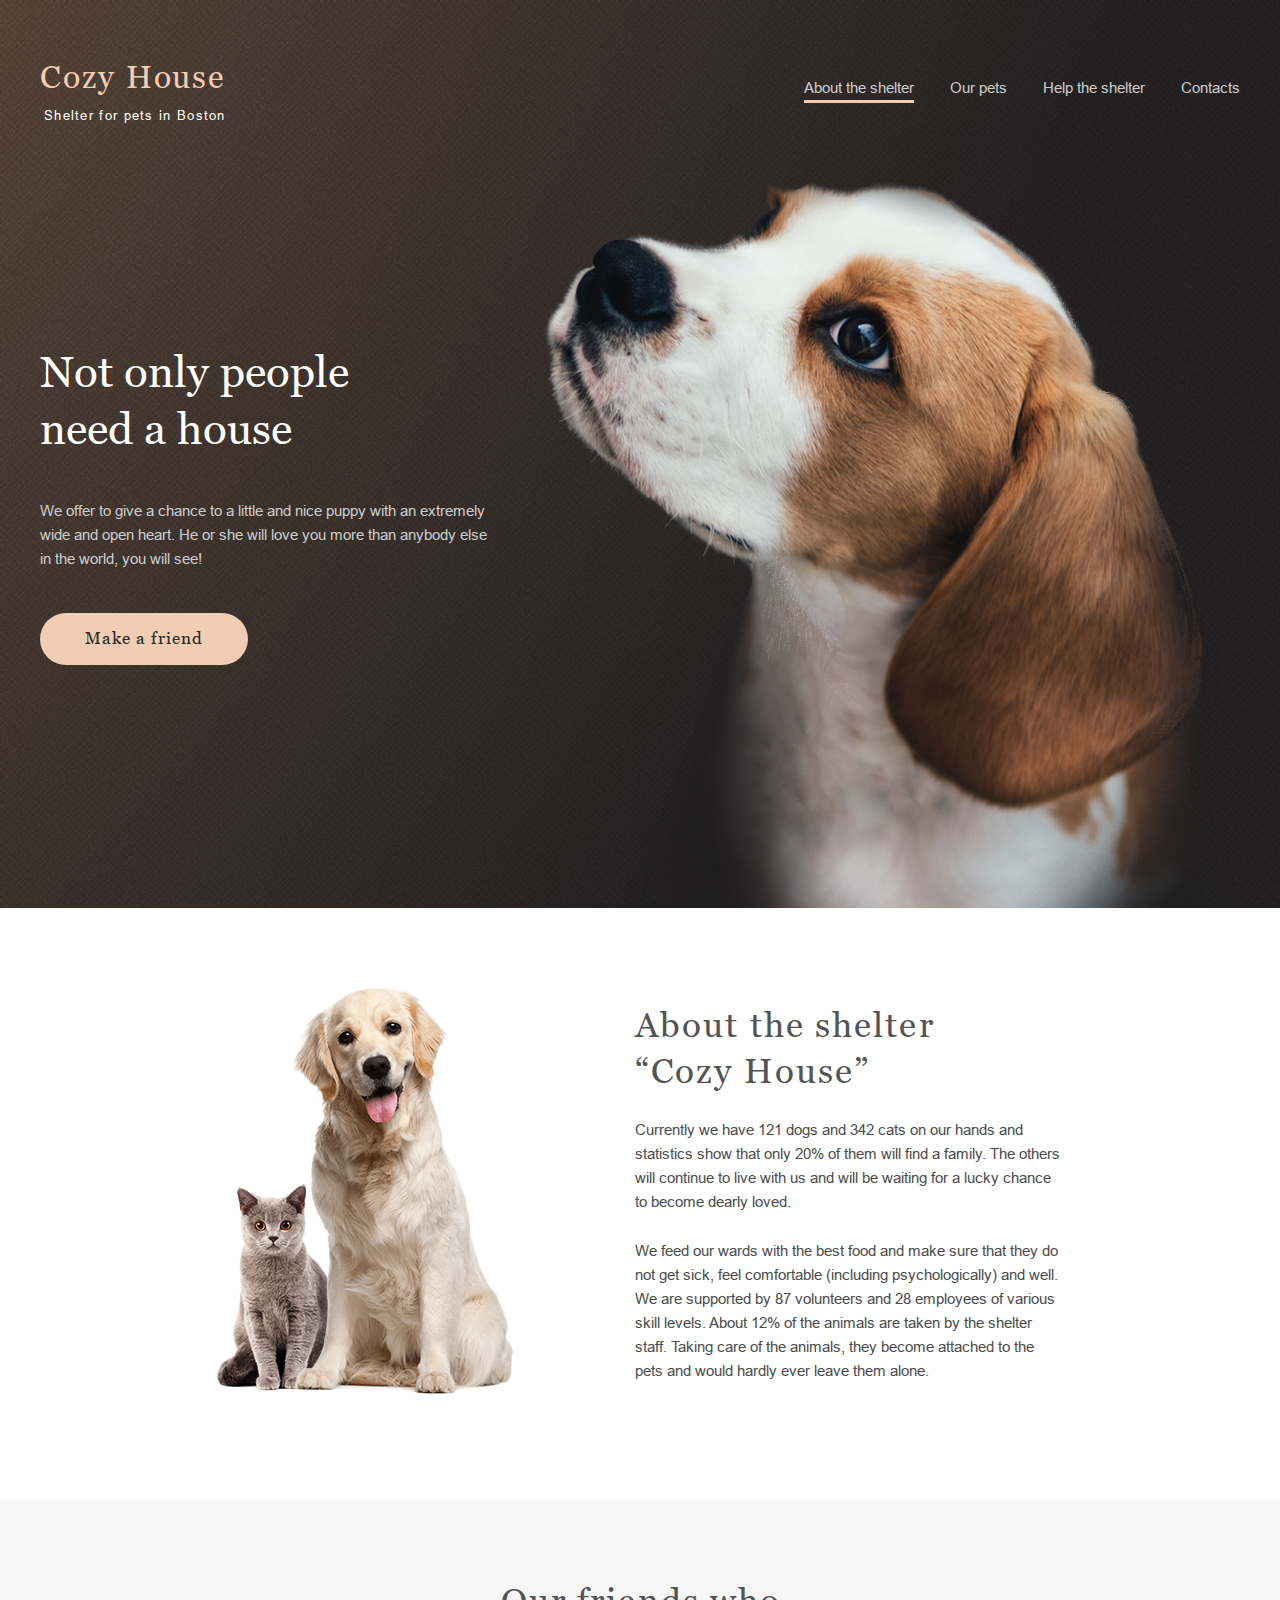
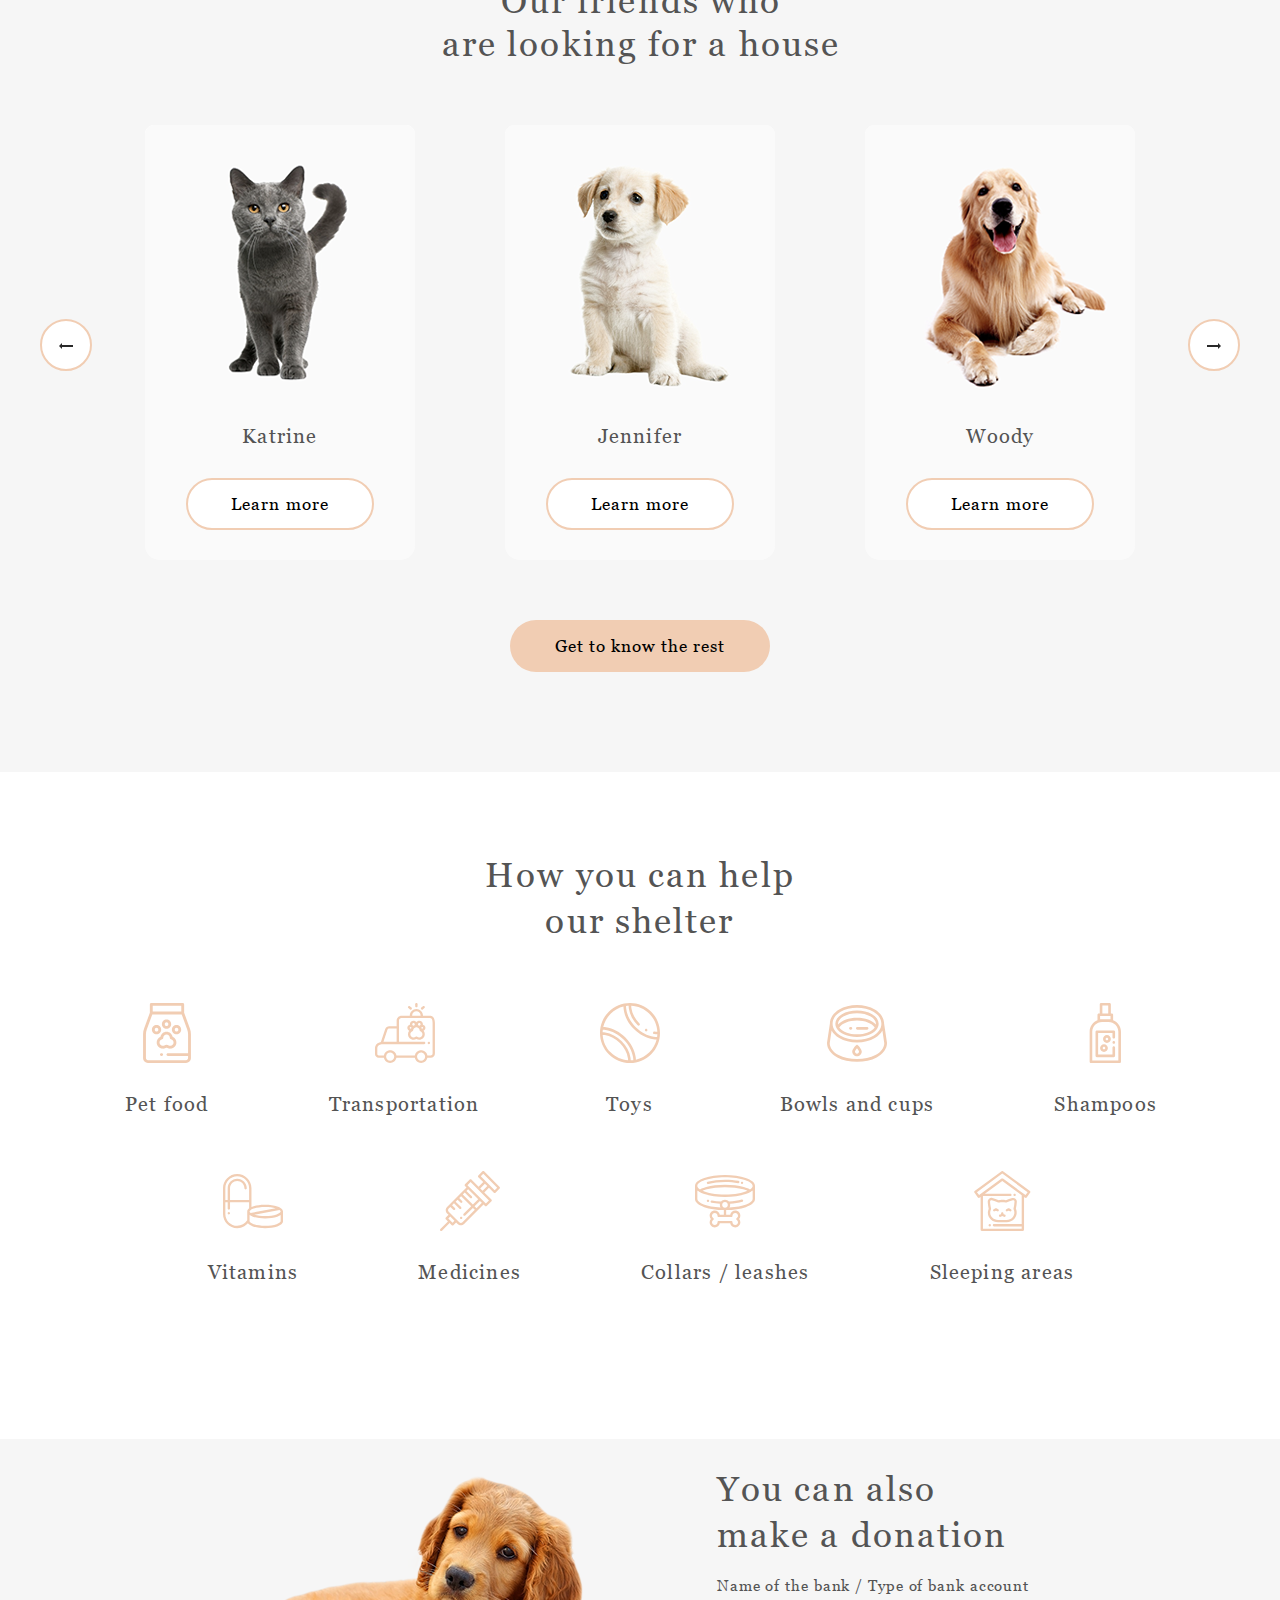
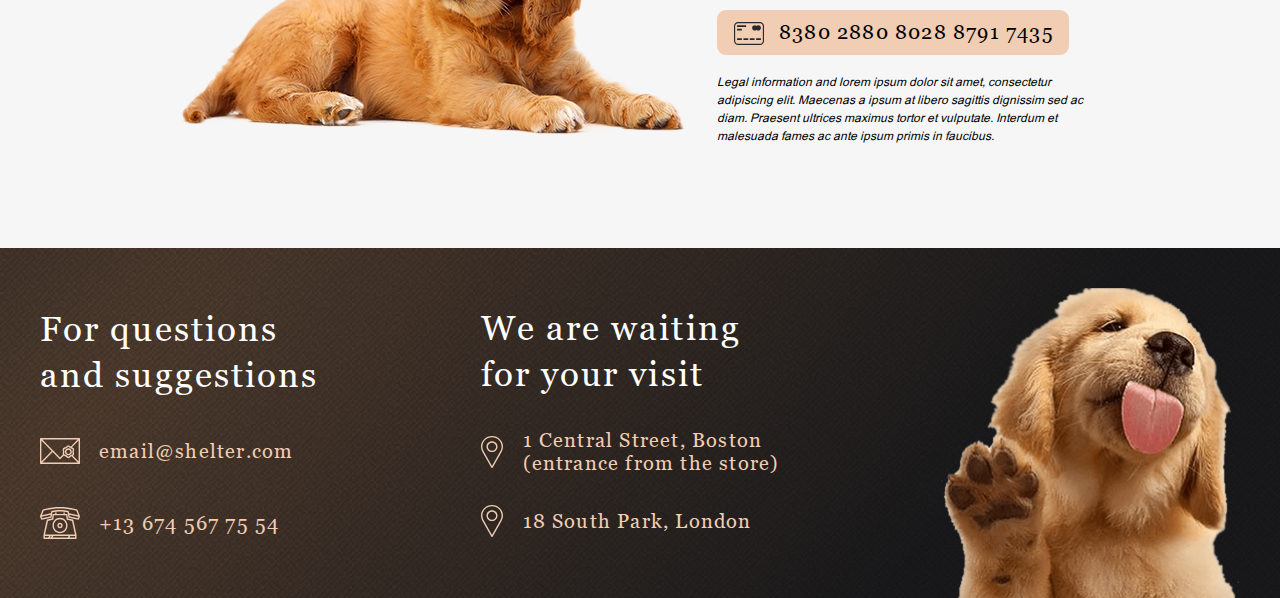
<file: pages/main/index.html>
<!DOCTYPE html>
<html>

<head>
  <meta charset="UTF-8" http-equiv="X-UA-Compatible" content="IE=edge" name="viewport"
    content="width=device-width, initial-scale=1.0">
  <link rel="stylesheet" href="../../normalize.css">
  <link rel="stylesheet" href="style.css">
  <link rel="shortcut icon" href="../../assets/icons/icon-sleeping-area.svg" type="image/x-icon">
  <title>Pets</title>
</head>

<body>


  <div class="front">
    <div class="menu-qwert"></div>

    <header class="header">
      <div class="contain">
        <div class="heder-izvne">
          <div class="logotip">
            <a href="#" class="logotip-link"> Cozy House<br><span>Shelter for pets in Boston</span></a>
          </div>
          <nav class="nav">
            <ul class="navl">
              <li class="navi"><a href="#about" class="navi-l active-link">About the shelter</a></li>
              <li class="navi"><a href="../pets/index.html" class="navi-l">Our pets</a></li>
              <li class="navi"><a href="#help" class="navi-l">Help the shelter</a></li>
              <li class="navi"><a href="#contacts" class="navi-l">Contacts</a></li>
            </ul>
          </nav>
          <div class="bibi" id="bibicar">
            <span class="line"></span>
            <span class="line"></span>
            <span class="line"></span>
          </div>
        </div>
      </div>
    </header>


    <main class="main">
      <section class="joy">
        <div class="contain">
          <div class="joy-izvne">
            <div class="joy-text">
              <h1 class="joy-title">Not only people need a house</h1>
              <p class="joy-desc"> We offer to give a chance to a little and nice puppy with an extremely wide and open heart. He or she will love you more than anybody else in the world, you will see!
              </p>
              <button onclick="window.location.href = '#friends'" class="joy-btn">Make a friend</button>
            </div>
            <div class=" joy-img">
              <img src="../../assets/images/start-screen-puppy.png" alt="">
            </div>
          </div>
        </div>
      </section>
      <div class="contain">
        <section class="abt">
          <div class="abt-izvne">
            <div class="abt-img"><img src="../../assets/images/about-pets.png" alt=""></div>
            <div class="abt-text">
              <h2 class="abt-title section-title" id="abt">About the shelter<br> “Cozy House”</h2>
              <p class="abt-desc">Currently we have 121 dogs and 342 cats on our hands and statistics show that only
                20% of them will find a family. The others will continue to live with us and will be waiting for a lucky
                chance to become dearly loved.</p>
              <p class="abt-desc">
                We feed our wards with the best food and make sure that they do not get sick, feel comfortable
                (including psychologically) and well. We are supported by 87 volunteers and 28 employees of various
                skill levels. About 12% of the animals are taken by the shelter staff. Taking care of the animals, they become
                attached to the pets and would hardly ever leave them alone.
              </p>
            </div>
          </div>

        </section>
      </div>
      <section class="friends" id="friends">
        <div class="contain">
          <div class="friends-dela">
            <div class="friends-title section-title">Our friends who<br>are looking for a house</div>
            <div class="friends-izvne">
              <button class="a-left"><img src="../../assets/images/Arrow-left.png" alt=""></button>
              <div class="slider-izvne">
                <div class="pets-izvne"></div>
              </div>
              <button class="a-right"><img src="../../assets/images/Arrow-right.png" alt=""></button>
            </div>
            <button class="friends-btn" onclick="window.location.href = '../pets/index.html'">Get to know the
              rest</button>
          </div>
        </div>
      </section>

      <div class="contain">
        <section class="section-help" id="help">
          <h2 class="help-title section-title">How you can help
            our shelter</h2>
          <div class="help-izvne">
            <div class="sos-card"><img src="../../assets/icons/icon-pet-food.svg" alt="" class="help-img"><p class="sos-name">Pet food</p></div>
            <div class="sos-card"><img src="../../assets/icons/icon-transportation.svg" alt="" class="help-img"><p class="sos-name">Transportation</p></div>
            <div class="sos-card"><img src="../../assets/icons/icon-toys.svg" alt="" class="help-img"><p class="sos-name">Toys</p></div>
            <div class="sos-card"><img src="../../assets/icons/icon-bowls-and-cups.svg" alt="" class="help-img"><p class="sos-name">Bowls and cups</p></div>
            <div class="sos-card five"><img src="../../assets/icons/icon-shampoos.svg" alt="" class="help-img"><p class="sos-name">Shampoos</p></div>
            <div class="sos-card"><img src="../../assets/icons/icon-vitamins.svg" alt="" class="help-img"><p class="sos-name">Vitamins</p></div>
            <div class="sos-card"><img src="../../assets/icons/icon-medicines.svg" alt="" class="help-img"><p class="sos-name">Medicines</p></div>
            <div class="sos-card"><img src="../../assets/icons/icon-collars-leashes.svg" alt="" class="help-img"><p class="sos-name">Collars / leashes</p></div>
            <div class="sos-card last"><img src="../../assets/icons/icon-sleeping-area.svg" alt="" class="help-img"><p class="sos-name">Sleeping areas</p></div>
          </div>
        </section>
      </div>
      <section class="donation-section">
        <div class="contain">
          <div class="donation-izvne">
            <img src="../../assets/images/donation-dog.png" alt="" class="donation-img">
            <div class="donation-text">
              <h2 class="donation-title section-title">You can also make a donation</h2>
              <p class="donation-subtitle">Name of the bank / Type of bank account</p>
              <button class="donation-btn" onclick="window.location.href = '#no_scroll'">8380 2880 8028 8791 7435</button>
              <p class="donation-legal">Legal information and lorem ipsum dolor sit amet, consectetur adipiscing elit. Maecenas a ipsum at libero sagittis dignissim sed ac diam. Praesent ultrices maximus tortor et vulputate. Interdum et malesuada fames ac
                ante ipsum primis in faucibus.</p>
            </div>
          </div>
        </div>
      </section>
  </div>
  </main>
  <footer class="footer" id="contacts">
    <div class="contain">
      <div class="footer-izvne">
        <div class="footer-adr">
          <div class="adr-title section-title">For questions and suggestions</div>
          <div class="adr">
            <img class="adr-img" src="../../assets/icons/icon-email.svg" alt="">
            <p class="footer-email"><a href="mailto:email@shelter.com">email@shelter.com</a></p>
          </div>
          <div class="tel">
            <img class="phone-img" src="../../assets/icons/icon-phone.svg" alt="">
            <p class="footer-phone"><a href="tel:+136745677554">+13 674 567 75 54</a></p>
          </div>
        </div>
        <div class="footer-loc">
          <div class="location-title section-title">We are waiting for your visit</div>
          <div class="location-1">
            <img src="../../assets/icons/icon-marker.svg" alt="marker" class="img-loc">
            <div class="location-text"><a target="_blank" href="https://goo.gl/maps/RnhyT8hXqdt4jWWe6">1 Central Street,
                Boston<br> (entrance
                from the store)</a> </div>
          </div>
          <div class="location-2">
            <img src="../../assets/icons/icon-marker.svg" alt="marker" class="img-loc">
            <div class="location-text"><a target="_blank" href="https://goo.gl/maps/vfgfJwmB2tfP6q9JA">18 South Park,
                London</a></div>
          </div>
        </div>
        <img src="../../assets/images/footer-puppy.png" alt="" class="footer-img">
      </div>
    </div>
  </footer>
  <div class="modal">
  </div>
  <script src="script.js"></script>
  </div>
</body>

</html>
</file>
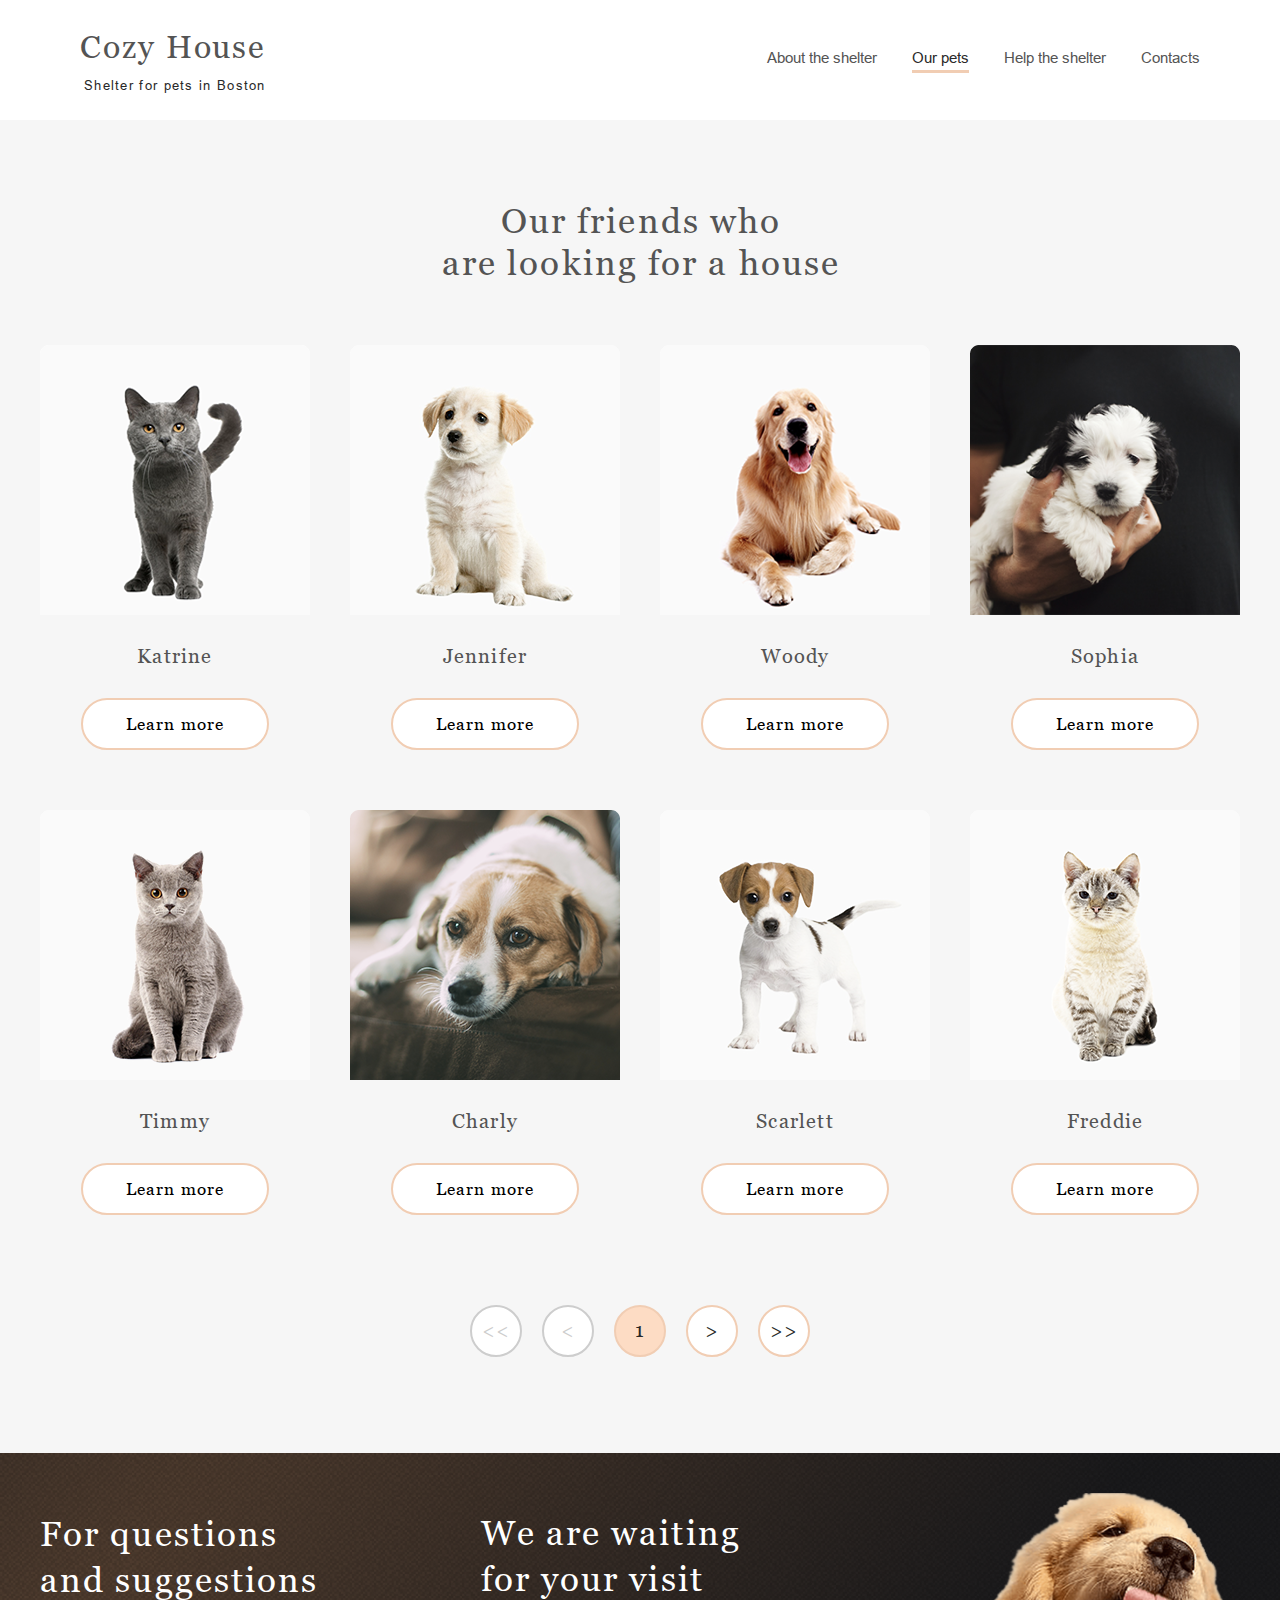
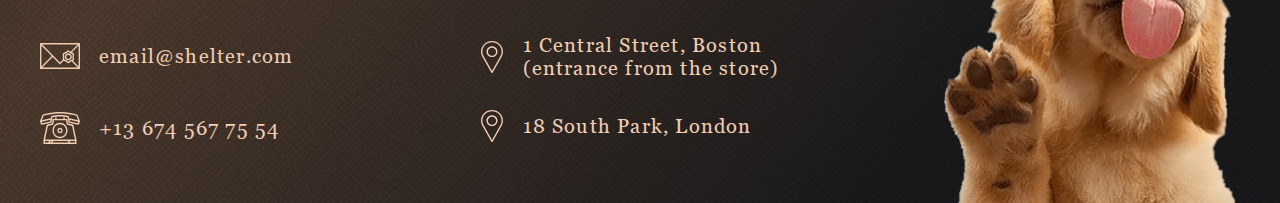
<file: pages/pets/index.html>
<!DOCTYPE html>
<html lang="en">

<head>
  <meta charset="UTF-8">
  <meta http-equiv="X-UA-Compatible" content="IE=edge">
  <meta name="viewport" content="width=device-width, initial-scale=1.0">
  <link rel="stylesheet" href="../../normalize.css">
  <link rel="stylesheet" href="style.css">
  <link rel="shortcut icon" href="../../assets/icons/icon-sleeping-area.svg" type="image/x-icon">
  <title>Our-pets</title>
</head>

<body>
  <div class="front">
    <div class="menu-qwert"></div>
    <header class="header">
      <div class="contain">
        <div class="heder-wrap">
          <div class="logo">
            <a href="../main/index.html" class="logo-link"> Cozy House<br><span>Shelter for pets in Boston</span></a>
          </div>
          <nav class="nav">
            <ul class="nav-list">
              <li class="nav-item"><a href="../main/index.html" class="nav-link ">About the shelter</a></li>
              <li class="nav-item"><a href="#friends" class="nav-link active-link">Our pets</a></li>
              <li class="nav-item"><a href="../main/index.html#help" class="nav-link">Help the shelter</a> </li>
              <li class="nav-item"> <a href="#contacts" class="nav-link">Contacts</a> </li>
            </ul>
          </nav>
          <div class="bibi" id="bibicar">
            <span class="line"></span>
            <span class="line"></span>
            <span class="line"></span>
          </div>
        </div>
      </div>
    </header>
    <main>
      <div class="contain">
        <section class="friends" id="friends">
          <h1 class="friends-title section-title">Our friends who<br>
            are looking for a house</h1>
          <div class="friends-wrap">
            <div class="pets-wrap">
              <div class="pets-card">
                <img src="../../assets/images/pets-katrine.png" alt="" class="pets-img"> <p class="pets-name">Katrine</p>
                <button class="pets-btn">Learn more</button> </div> 
              <div class="pets-card"> <img src="../../assets/images/pets-jennifer.png" alt="" class="pets-img">
                <p class="pets-name">Jennifer</p> <button class="pets-btn">Learn more</button>
              </div>
              <div class="pets-card"> <img src="../../assets/images/pets-woody.png" alt="" class="pets-img">
                <p class="pets-name">Woody</p> <button class="pets-btn">Learn more</button>
              </div>
              <div class="pets-card"> <img src="../../assets/images/pets-sophia.png" alt="" class="pets-img">
                <p class="pets-name">Sophia</p> <button class="pets-btn">Learn more</button>
              </div>
              <div class="pets-card"> <img src="../../assets/images/pets-timmy.png" alt="" class="pets-img">
                <p class="pets-name">Timmy</p> <button class="pets-btn">Learn more</button>
              </div>
              <div class="pets-card"> <img src="../../assets/images/pets-charly.png" alt="" class="pets-img">
                <p class="pets-name">Charly</p> <button class="pets-btn">Learn more</button>
              </div>
              <div class="pets-card"> <img src="../../assets/images/pets-scarlet.png" alt="" class="pets-img">
                <p class="pets-name">Scarlett</p> <button class="pets-btn">Learn more</button>
              </div>
              <div class="pets-card"> <img src="../../assets/images/pets-freddie.png" alt="" class="pets-img">
                <p class="pets-name">Freddie</p> <button class="pets-btn">Learn more</button> 
              </div>
            </div>
            <div class="btns-wrap"> <button class="btn-slide disabled">&#60;&#60;</button>
              <button class="btn-slide disabled">&#60;</button>
              <button class="btn-slide btn-slide-active">1</button>
              <button class="btn-slide">&#62;</button>
              <button class="btn-slide">&#62;&#62;</button>
            </div>
          </div>
        </section>
      </div>
    </main>
    <footer class="footer" id="contacts">
      <div class="contain">
        <div class="footer-wrap">
          <div class="footer-adr">
            <div class="adr-title section-title">For questions and suggestions</div>
            <div class="adr">
              <img class="adr-img" src="../../assets/icons/icon-email.svg" alt="">
              <p class="footer-email"><a href="mailto:email@shelter.com">email@shelter.com</a></p>
            </div>
            <div class="tel">
              <img class="phone-img" src="../../assets/icons/icon-phone.svg" alt="">
              <p class="footer-phone"><a href="tel:+136745677554">+13 674 567 75 54</a></p>
            </div>
          </div>


          <div class="footer-loc">
            <div class="location-title section-title">We are waiting for your visit</div>
            <div class="location-1">
              <img src="../../assets/icons/icon-marker.svg" alt="" class="img-loc">
              <div class="location-text"><a target="_blank" href="https://goo.gl/maps/RnhyT8hXqdt4jWWe6">1 Central Street, Boston<br> (entrance from the store)</a> </div>
            </div>
            <div class="location-2">
              <img src="../../assets/icons/icon-marker.svg" alt="" class="img-loc">
              <div class="location-text"><a target="_blank" href="https://goo.gl/maps/vfgfJwmB2tfP6q9JA">18 South Park, London</a></div>

            </div>

          </div>

          <img src="../../assets/images/footer-puppy.png" alt="" class="footer-img">
        </div>
      </div>
    </footer>
    <script src="script.js"></script>
  </div>

</body>

</html>
</file>
<file: pages/main/style.css>
@font-face {
  font-family: "Arial";
  src: url("../../assets/fonts/arial/arial-regular.ttf") format("truetype");
  font-style: normal;
  font-weight: 400;
}

@font-face {
  font-family: "Georgia";
  src: url("../../assets/fonts/georgia/georgia-regular.ttf") format("truetype");
  font-style: normal;
  font-weight: 400;
}

@font-face {
  font-family: "Arial";
  src: url("../../assets/fonts/arial/arial-narrow-bold.ttf") format("truetype");
  font-style: normal;
  font-weight: 900;
}


@font-face {
  font-family: "Georgia";
  src: url("../../assets/fonts/georgia/georgia-bold.ttf") format("truetype");
  font-style: normal;
  font-weight: 900;
}

:root {
  --color-wite: #ffffff;
  --color-dark-m: #b2b2b2;
  --color-primary: #f1cdb3;
  --color-primary-light: #fddcc4;
  --color-dark-s: #cdcdcd;
  --color-light-s: #fafafa;
  --color-dark-l: #545454;
  --color-dark-xl: #4c4c4c;
  --color-dark-3xl: #292929;
}

* {
  margin: 0;
  padding: 0;
  box-sizing: border-box;
}

html {
  scroll-behavior: smooth;
}


:focus {
  outline: none;
}

textarea {
  resize: none;
}

textarea {
  resize: vertical;
}

textarea {
  resize: horizontal;
}

button {
  cursor: pointer;
  border-color: transparent;
}

li {
  list-style: none;
}

h1 {
  padding: 0;
  margin: 0;
}

a {
  text-decoration: none;
}

a:active,
a:focus {
  outline: none;
}

input,
textarea {
  outline: none;
}

input:active,
textarea:active {
  outline: none;
}


.bibi {
  display: none;
}

.stop-scroll {
  overflow: hidden
}
.front {
  display: flex;
  flex-direction: column;
  justify-content: space-between;
  overflow-x: hidden;
  position: relative;
}

.contain {
  max-width: 1280px;
  margin: 0 auto;
}


.section-title {
  font-family: "Georgia";
  font-style: normal;
  font-weight: 400;
  font-size: 35px;
  line-height: 130%;
  display: flex;
  align-items: center;
  letter-spacing: 0.06em;

  color: var(--color-dark-l);
}
.menu-bg {
  position: absolute;
  top: 0;
  left: 0;
  width: 100%;
  height: 100%;

  background-color: transparent;
  z-index: 1;
  visibility: hidden;
  transition: all 0.5;
}

.menu-bg-viz {
  background-color: rgba(88, 85, 85, 0.5);
  visibility: visible;
}

.heder-izvne {
  display: flex;
  justify-content: space-between;
  align-items: center;
  padding: 0 40px;
}

.logotip-link {
  font-family: "Georgia";
  font-style: normal;
  font-weight: 400;
  font-size: 32px;
  line-height: 100%;
  letter-spacing: 0.06em;
  color: var(--color-primary);
}

.header {
  background: url(../../assets/images/header-hero-bg.jpg);
  background-position: top center;
  padding: 60px 0;
  height: 180px;
  background-size: cover;
}


.navl {
  display: flex;
  justify-content: space-between;
  align-items: center;
  margin-top: -8px;
}

.navi {
  margin-left: 36px;
  font-family: "Arial";
  font-style: normal;
  font-weight: 400;
  font-size: 15px;
}


.logotip span {
  font-family: "Arial";
  font-style: normal;
  font-weight: 400;
  font-size: 13px;
  line-height: 15px;
  letter-spacing: 0.1em;
  padding-left: 4px;

  color: var(--color-wite);
}
.navi-l:hover {
  border-bottom: 3px solid var(--color-primary);
  color: var(--color-light-s);
}

.active-link {
  border-bottom: 3px solid var(--color-primary);
  color: var(--color-light-s);
}

.joy {
  background: url(../../assets/images/header-hero-bg.jpg);
  background-position: center -180px;
  background-size: auto;
  background-repeat: no-repeat;
  background-size: cover;
  height: auto;
}

.navi-l {
  color: var(--color-dark-s);
  text-decoration: none;
  line-height: 160%;
  padding-bottom: 4px;
  transition: all 0.3s;
}


.joy-izvne {
  display: flex;
  justify-content: space-between;
  align-items: flex-start;
  padding: 0 40px;

  height: auto;
}
.joy-desc {
  font-family: "Arial";
  font-style: normal;
  font-weight: 400;
  font-size: 15px;
  line-height: 160%;
  padding-bottom: 42px;
  color: var(--color-dark-s);
}

.joy-btn {
  padding: 14px 43px;
  background: var(--color-primary);
  border-radius: 100px;
  outline: none;
  border-color: transparent;
  font-family: "Georgia";
  font-style: normal;
  font-weight: 400;
  font-size: 17px;

  letter-spacing: 0.06em;
  color: var(--color-dark-3xl);
}

.joy-btn a {
  color: var(--color-dark-3xl);
}

.joy-text {
  padding-top: 163px;
  max-width: 460px;
}
.joy-btn:hover {
  background: var(--color-primary-light);
  transition: all 0.3s;
}

.joy-img {
  max-width: 698px;
}

.joy-img img {
  width: 100%;
}

.abt {
  height: 588px;
  padding-top: 90px;
}

.abt-title {
  width: 370px;
}

.abt-img {
  padding-right: 120px;
  margin-top: -15px;
}

.abt-text {
  width: 430px;
}

.abt-desc {
  font-size: 15px;
  line-height: 160%;
  color: var(--color-dark-xl);
  padding-top: 25px;
  font-family: "Arial";
  font-style: normal;
  font-weight: 400;
}
.joy-title {
  font-family: "Georgia";
  font-style: normal;
  font-weight: 400;
  font-size: 44px;
  line-height: 130%;
  max-width: 310px;
  padding-bottom: 42px;
  color: var(--color-wite);
}




.abt-izvne {
  display: flex;
  align-items: flex-start;
  justify-content: center;
}

.friends-title {
  font-style: normal;
  font-weight: 400;
  line-height: 121%;
  text-align: center;
  margin-left: 2px;
  padding-bottom: 60px;
}

.friends-izvne {
  display: flex;
  align-items: center;
  justify-content: space-between;
  padding-bottom: 90px;
  padding: 0;
  gap: 53px;
}
.friends {
  padding-top: 80px;
  padding-bottom: 100px;
  display: flex;
  flex-direction: column;
  align-items: center;
  justify-content: space-between;
  background-color: #f6f6f6;
}

.friends-dela {
  display: flex;
  flex-direction: column;
  align-items: center;
}


.a-left img,
.a-right img {
  margin-bottom: 0;
}

.a-left:hover,
.a-right:hover {
  background: var(--color-primary-light);

  transition: all 0.3s;
}

.a-left,
.a-right {
  width: 52px;
  height: 52px;
  border: 2px solid var(--color-primary);
  border-radius: 100px;
  margin-bottom: -4px;
  background: var(--color-wite);
}


.slider-izvne {
  height: 435px;
  position: relative;
  width: 990px;
  overflow: hidden;
}

.pets-izvne {
  position: absolute;
  left: 0;
  width: 1350px;
  display: -webkit-box;
  display: -ms-flexbox;
  display: flex;
  align-items: center;
  justify-content: space-between;
  gap: 90px;
  overflow: hidden;
  -webkit-transition: 0.5s all ease-in-out;
  transition: 0.5s all ease-in-out;

}

.pets-card {
  display: flex;
  align-items: center;
  justify-content: center;
  flex-direction: column;
  width: 270px;
  background: #FAFAFA;
  border-radius: 15px;
}

.pets-card:hover {
  cursor: pointer;
  background: var(--color-wite);
  box-shadow: 0 5px 5px 10px #f0efef;
  transition: all 0.3s;
}

.pets-card:hover .pets-btn {
  background: var(--color-primary-light);

  transition: all 0.3s;
}

.pets-img {
  padding-bottom: 30px;
}

.pets-name {
  font-family: "Georgia";
  font-style: normal;
  font-weight: 400;
  font-size: 20px;
  line-height: 23px;
  display: flex;
  align-items: center;
  text-align: center;
  letter-spacing: 0.06em;
  color: var(--color-dark-l);
  padding-bottom: 30px;
}

.pets-btn {
  border: 2px solid var(--color-primary);
  border-radius: 100px;
  padding: 13px 43px;
  font-family: "Georgia";
  font-style: normal;
  font-weight: 400;
  font-size: 17px;
  line-height: 130%;
  letter-spacing: 0.06em;
  background: var(--color-wite);
  margin-bottom: 30px;
}

.pets-btn:hover {
  background: var(--color-primary-light);

  transition: all 0.3s;
}

.friends-btn {
  margin-top: 60px;
  padding: 13px 43px;
  background: var(--color-primary);
  border-radius: 100px;
  font-family: "Georgia";
  font-style: normal;
  font-weight: 400;
  font-size: 17px;
  line-height: 130%;
  letter-spacing: 0.06em;
  border-color: transparent;
}

.friends-btn:hover {
  background: var(--color-primary-light);

  transition: all 0.3s;
}

.section-help {
  padding-top: 80px;
  padding-bottom: 100px;
}

.help-title {
  margin: 0 auto;
  text-align: center;
  width: 370px;
  padding-bottom: 60px;
}
.sos-card {
  display: flex;
  align-items: center;
  justify-content: center;
  flex-direction: column;
  margin-bottom: 55px;
}

.help-img {
  padding-bottom: 30px;
}

.sos-name {
  font-family: "Georgia";
  font-style: normal;
  font-weight: 400;
  font-size: 20px;
  line-height: 115%;
  display: flex;
  align-items: center;
  text-align: center;
  letter-spacing: 0.06em;
  color: var(--color-dark-l);
}
.help-izvne {
  display: flex;
  align-items: center;
  justify-content: center;
  flex-wrap: wrap;
  margin: 0 114px 0 116px;
  column-gap: 120px;
}



.donation-section {
  padding-top: 27px;
  padding-bottom: 103px;
  background-color: #f6f6f6;
}

.donation-izvne {
  display: flex;
  justify-content: center;
  align-items: center;
  padding: 0 182px;
}

.donation-img {
  margin-right: 30px;
}
.donation-subtitle {
  font-family: "Georgia";
  font-style: normal;
  font-weight: 400;
  font-size: 15px;
  line-height: 110%;
  display: flex;
  align-items: center;
  letter-spacing: 0.06em;
  color: var(--color-dark-l);
  padding-bottom: 16px;
}

.donation-btn {
  padding: 9px 13px 9px 60px;
  margin-bottom: 18px;
  background: var(--color-primary);
  border-radius: 9px;
  font-family: "Georgia";
  font-style: normal;
  font-weight: 400;
  font-size: 20px;
  line-height: 115%;

  display: flex;
  align-items: center;
  letter-spacing: 0.06em;

  position: relative;
}

.donation-title {
  width: 300px;
  padding-bottom: 20px;
}


.donation-btn:hover {
  background: var(--color-primary-light);
  transition: all 0.3s;
}

.donation-btn a {
  color: var(--color-dark-l);
}
.donation-legal {
  font-family: "Arial";
  font-style: italic;
  font-weight: 400;
  font-size: 12px;
  line-height: 18px;
  align-items: center;
  color: var(--color-dark-);
}

footer {
  height: auto;

  background: url(../../assets/images/footer-gradient-background.png);
  background-repeat: no-repeat;
  background-size: cover;
}

.footer-izvne {
  padding: 0 40px;
  display: flex;
  justify-content: space-between;
  align-items: center;
  flex-wrap: wrap;
}

.donation-btn::before {
  content: url(../../assets/icons/credit-card.svg);
  position: absolute;
  top: 10px;
  left: 15px;
}


.footer-img {
  justify-self: end;
  padding-top: 40px;
}
.location-title {
  font-family: "Georgia";
  font-style: normal;
  font-weight: 400;
  font-size: 35px;
  line-height: 130%;
  padding-bottom: 33px;
  letter-spacing: 0.06em;
  color: var(--color-wite);
}

.adr,
.tel {
  display: flex;
  align-items: center;
  justify-content: flex-start;
}

.adr {
  margin-bottom: 40px;
}
.adr-title {
  color: var(--color-wite);
  margin-bottom: 38px;
  width: 280px;
}



.footer-email a,
.footer-phone a,
.location-text {
  font-family: "Georgia";
  font-style: normal;
  font-weight: 400;
  font-size: 20px;
  line-height: 115%;
  letter-spacing: 0.06em;
  color: #f1cdb3;
}

.location-text a {
  color: #f1cdb3;
}

.location-text a:hover {
  filter: brightness(85%);
  transition: all 0.3s;
}

.adr-img,
.phone-img {
  margin-right: 19px;
}
.footer-email a:hover,
.footer-phone a:hover {
  filter: brightness(85%);
  transition: all 0.3s;
}

.location-1 {
  padding-bottom: 30px;
}

.location-2 {
  padding-bottom: 3px;
}

.img-loc {
  margin-right: 20px;
}
.location-title {
  width: 280px;
}

.location-1,
.location-2 {
  display: flex;
  align-items: center;
  justify-content: start;
}



@media (max-width: 1279px) {
  .contain {
    max-width: 768px;
    margin: 0 auto;
  }

  .header {
    padding: 30px 0;
    max-height: 120px;
  }

  .heder-izvne {
    padding: 0 30px;
  }

  .joy {
    background-position: center -5px;
    height: auto;
  }

  .joy-izvne {
    flex-direction: column;
    align-items: center;
  }

  .joy-text {
    padding-top: 30px;
  }

  .joy-img {
    max-width: 569px;
    align-self: end;
    margin-right: -10px;
  }

  .joy-img img {
    width: 100%;
    object-fit: cover;
  }

  .joy-btn {
    position: relative;
    left: 50%;
    transform: translate(-50%, 0);
    margin-bottom: 100px;
  }

  .abt {
    height: auto;
    padding-bottom: 100px;
  }

  .abt-izvne {
    flex-direction: column;
    align-items: center;
    height: auto;
  }

  .abt-img {
    padding-top: 85px;
    margin-top: 0;
    margin-left: 0;
    padding-right: 0;
  }

  .abt-text {
    order: -1;
  }

  .abt {
    padding-top: 78px;
  }

  .abt-desc {
    padding-top: 22px;
    line-height: 160%;
  }

  .abt-desc:nth-child(2) {
    padding-top: 22px;
  }

  .friends-izvne {
    gap: 13px;
  }

  .slider-izvne {

    width: 580px;

  }

  .pets-card:nth-child(3) {
    display: none;
  }

  .pets-izvne {
    gap: 40px;
    width: 580px;
  }

  .section-help {
    padding-bottom: 45px;
  }

  .help-izvne {
    margin: 0 35px 0 35px;
    column-gap: 60px;
  }

  .help-title {
    padding-bottom: 57px;
  }

  .sos-card {
    width: 170px;
  }

  .donation-section {
    padding-bottom: 98px;
    padding-top: 80px;
  }

  .donation-izvne {
    flex-direction: column;
    padding: 0;
  }

  .donation-text {
    order: -1;
    padding: 0 194px;
    margin-bottom: 65px;
  }

  .donation-img {
    width: 505px;
    padding-right: 0;
    margin-right: 0;
  }
  .footer-izvne {
    width: 708px;
    margin: 0 auto;
    padding-top: 30px;
    align-items: center;
    column-gap: 55px;
    align-items: center;
    padding-left: 34px;
    padding-right: 34px;
    align-content: space-between;
    justify-content: center;
    margin: 0 auto;
  }

  .footer-img {
    padding-top: 65px;
    margin: 0 auto;
  }
}

@media (max-width: 767px) {
  .bibi {
    display: block;
    margin-right: 23px;
    z-index: 3;
  }

  .bibi .line {
    width: 30px;
    height: 2px;
    background-color: var(--color-primary);
    display: block;
    margin: 9px auto;
    -webkit-transition: all 0.3s ease-in-out;
    -o-transition: all 0.3s ease-in-out;
    transition: all 0.3s ease-in-out;
  }
  .bibi:hover {
    cursor: pointer;
    color: var(--color-primary);
  }
  #bibicar {
    -webkit-transition: all 0.3s ease-in-out;
    -o-transition: all 0.3s ease-in-out;
    transition: all 0.3s ease-in-out;
  }

  #bibicar.is-active {
    -webkit-transform: rotate(90deg);
    -ms-transform: rotate(90deg);
    -o-transform: rotate(90deg);
    transform: rotate(90deg);
  }

  .navl {
    position: absolute;
    overflow: hidden;
    flex-direction: column;
    background-color: var(--color-dark-3xl);
    z-index: 2;
    right: -320px;
    width: 320px;
    transition: all 0.3s;
    min-height: 823px;
    height: 100vh;
    top: 0;
    justify-content: start;
    padding-top: 248px;
  }

  .navi {
    padding: 0;
    margin: 0;
    padding-bottom: 43px;
  }

  .navi-l {
    font-size: 32px;
    line-height: 160%;
    color: #fafafa;
    z-index: 3;
  }

  .logotip {
    z-index: 3;
  }

  .nav {
    top: 0;
  }

  .open {
    right: 0;
  }

  .donation-text {
    padding: 0 100px;
  }

  .pets-card:nth-child(2) {
    display: none;
  }

  .footer-adr {
    margin-bottom: 40px;
  }

  .donation-izvne img {
    padding: 0 30px;
  }

  .donation-text {
    padding: 0 30px;
  }

  .abt-text {
    padding: 0 20px;
  }
}

@media (max-width: 375px) {
  .logotip {
    padding-left: 35px;
  }
}

@media (max-width: 767px) {
  .heder-izvne {
    padding-left: 10px;
    padding-right: 10px;
  }

  .logotip {
    padding-left: 0;
  }

  .bibi {
    margin-right: 43px;
  }

  .section-title {
    font-size: 25px;
    line-height: 130%;

    letter-spacing: 0.06em;
    text-align: center;
    padding: 0;
  }
  .joy-title {
    font-size: 25px;
    line-height: 130%;

    letter-spacing: 0.06em;
    text-align: center;
    padding: 0 30px 42px;
  }
  .joy-izvne {
    padding: 0 10px;
    text-align: center;
    width: 300px;
    margin: 0 auto;
    padding: 0;
  }

  .joy-btn {
    left: 0;
    transform: translate(0, 0);
  }

  .joy-img {
    padding: 0 10px 0 40px;
  }

  .abt {
    padding-top: 42px;
    padding-bottom: 40px;
  }

  .abt-desc {
    font-size: 15px;
    line-height: 160%;
  }

  .abt-izvne {
    padding-left: 10px;
    padding-right: 10px;
  }

  .abt-title {
    text-align: center;
    width: 270px;
    margin-left: 28px;
  }

  .abt-text {
    width: 270px;
    padding: 0;
  }

  .abt-desc:nth-child(2) {
    padding-top: 24px;
  }

  .abt-desc {
    text-align: justify;
  }

  .help-izvne {
    width: 290px;
    margin: 0 auto;
  }

  .sos-card {
    width: 130px;
  }

  .abt-img {
    width: 260px;
    padding: 40px 0 0;
    margin: 0;
  }

  .abt-img img {
    width: 100%;
  }

  .friends {
    padding-top: 40px;
    padding-bottom: 42px;
  }

  .a-left {
    position: absolute;
  }

  .pets-izvne {
    width: 300px;
    gap: 0;
    justify-content: center;
  }

  .a-left {
    position: absolute;
    bottom: -14px;
    left: 68px;
  }

  .a-right {
    position: absolute;
    bottom: -14px;
    right: 68px;
  }

  .friends-izvne {
    position: relative;
    padding-top: 45px;
    padding-bottom: 52px;
  }

  .slider-izvne {

    width: 270px;

  }

  .section-help {
    padding-top: 42px;
    padding-bottom: 10px;
  }

  .help-title {
    width: 250px;
  }

  .help-izvne {
    column-gap: 30px;
    padding-top: 40px;
    justify-content: flex-start;
  }

  .sos-card {
    margin-bottom: 31px;
  }

  .help-img {
    padding-bottom: 20px;
    width: 50px;
  }

  .sos-name {
    font-size: 15px;
    line-height: 110%;
  }

  .donation-section {
    padding-top: 40px;
    padding-bottom: 40px;
  }

  .donation-izvne {
    width: 290px;
    margin: 0 auto;
  }

  .donation-izvne img {
    padding-left: 0;
    padding-right: 0;
  }
  .donation-text {
    padding: 0 15px;
    margin-bottom: 45px;
  }

  .donation-subtitle {
    font-size: 14px;
    line-height: 180%;
    margin-left: 12px;
    padding-bottom: 20px;
  }

  .donation-btn {
    font-size: 15px;
    line-height: 110%;
    margin-left: 9px;
    margin-bottom: 22px;
  }
  .donation-title {
    padding: 0 40px;
    padding-bottom: 23px;
  }



  .donation-btn::before {
    top: 6px;
  }

  .donation-legal {
    font-size: 12px;
    line-height: 18px;
    display: flex;
    align-items: center;
    text-align: justify;
    color: #b2b2b2;
    margin: 0 10px;
  }

  .donation-img {
    margin-right: 0;
    width: 260px;
  }

  .footer-izvne {
    width: 300px;
    margin: 0 auto;
  }

  .adr {
    justify-content: center;
  }

  .tel {
    justify-content: center;
  }

  .location-title {
    padding-bottom: 40px;
  }

  .img-loc {
    margin-right: 20px;
    margin-left: -10px;
  }

  .location-text {
    margin-right: -5px;
  }

  .location-2 {
    padding-top: 10px;
  }

  .footer-img {
    padding-top: 35px;
    width: 260px;
  }
}

.modal {
  position: fixed;
  z-index: 1;
  top: 0;
  width: 100%;
  height: 100%;
  background: rgba(41, 41, 41, 0.6);
  display: none;
  -webkit-box-align: center;
  -ms-flex-align: center;
  align-items: center;
  -webkit-box-pack: center;
  -ms-flex-pack: center;
  justify-content: center;
  cursor: pointer;
}

.modal:hover .cancel {
  background: #FDDCC4;
  border: 2px solid #FDDCC4;
}

.modal-window {
  position: absolute;
  width: 900px;
  height: 500px;
  background-color: #FAFAFA;
  border-radius: 9px;
  -webkit-transition: 1s all ease-in-out;
  transition: 1s all ease-in-out;
  cursor: default;
  display: -webkit-box;
  display: -ms-flexbox;
  display: flex;
}

.modal-window:hover .cancel {
  background: transparent;
}

.modal-window__image {
  width: 500px;
  height: 500px;
}

.modal-window__image-img {
  width: 500px;
  height: 500px;
  border-radius: 9px;
}

.modal-window__content {
  width: 351px;
  height: 362px;
  display: -webkit-box;
  display: -ms-flexbox;
  display: flex;
  -webkit-box-orient: vertical;
  -webkit-box-direction: normal;
  -ms-flex-direction: column;
  flex-direction: column;
  margin: 50px 20px 88px 29px;
  color: #000000;
  -webkit-box-pack: justify;
  -ms-flex-pack: justify;
  justify-content: space-between;
}

.modal-window__content-title-name {
  font-family: Georgia, serif;
  color: #000000;
  font-size: 35px;
  font-weight: 400;
  line-height: 130%;
  letter-spacing: 0.06em;
  text-align: left;
}

.modal-window__content-title-breed {
  margin-top: 30px;
  margin-bottom: 30px;
  font-family: 'Georgia';
  font-style: normal;
  font-weight: 400;
  font-size: 20px;
  line-height: 23px;
  text-align: center;
  letter-spacing: 0.06em;
  color: #545454;
  text-align: left;
  color: #000000;
  margin-bottom: 0;
  margin-top: 10px;
}

.modal-window__content-description {
  font-family: Arial;
  font-weight: 400;
  font-size: 15px;
  line-height: 160%;
  color: #000000;
  font-family: Georgia, 'Times New Roman', Times, serif;
  line-height: 110%;
  letter-spacing: 0.06em;
  margin-left: 1px;
}

.modal-window__content-specifications {
  font-family: Arial;
  font-weight: 400;
  font-size: 15px;
  line-height: 160%;
  color: #000000;
  font-family: Georgia, 'Times New Roman', Times, serif;
  line-height: 110%;
  padding-left: 14px;
  list-style-type: none;
}

.modal-window__content-specifications-item {
  font-family: Georgia, 'Times New Roman', Times, serif;
  font-weight: 400;
  line-height: 110%;
  padding-bottom: 7px
}
.cancel>.second-x {
  display: block;
  height: 2px;
  width: 20px;
  background: #292929;
  border-radius: 5px;
  position: absolute;
  -webkit-transform: rotate(45deg);
  transform: rotate(45deg);
}

.cancel:hover {
  background: #FDDCC4 !important;
  border: 2px solid #FDDCC4 !important;
}

.display-flex {
  display: -webkit-box;
  display: -ms-flexbox;
  display: flex;
}

.fade {
  -webkit-animation: fadeIn 0.5s ease-in-out;
  animation: fadeIn 0.5s ease-in-out;
  -webkit-animation-fill-mode: forwards;
  animation-fill-mode: forwards;
}
.modal-window__content-specifications-item:before {
  display: inline-block;
  content: "\2022";
  color: #F1CDB3;
  width: 1em;
  margin-left: -1em;
}

.modal-window__content-specifications-item>span {
  font-weight: 700;
}

.cancel {
  position: absolute;
  left: 100%;
  top: -10%;
  width: 52px;
  height: 52px;
  -ms-flex-align: center;
  align-items: center;
  -webkit-box-pack: center;
  -ms-flex-pack: center;
  justify-content: center;
  background: transparent;
  border: 2px solid #F1CDB3;
  border-radius: 50%;
  cursor: pointer;
  -webkit-transition: 0.3s all ease-in;
  transition: 0.3s all ease-in;
  -webkit-box-sizing: border-box;
  box-sizing: border-box;
  display: -webkit-box;
  display: -ms-flexbox;
  display: flex;
  -webkit-box-align: center;

}

.cancel>.first-x {
  display: block;
  height: 2px;
  width: 20px;
  background: #292929;
  border-radius: 5px;
  position: absolute;
  -webkit-transform: rotate(-45deg);
  transform: rotate(-45deg);
}



@-webkit-keyframes fadeIn {
  0% {opacity: 0;
  }

  50% {opacity: 0.5;
  }

  100% {opacity: 1;
  }
}

@keyframes fadeIn {
  0% {opacity: 0;
  }

  50% {opacity: 0.5;
  }

  100% {opacity: 1;
  }
}

@media screen and (max-width: 1279px) {
  .modal-window {
    width: 630px;
    height: 350px;
  }

  .modal-window .cancel {
    left: 98.5%;
    top: -15%;
  }

  .modal-window__image {
    width: 350px;
    height: auto;
  }

  .modal-window__image-img {
    width: 350px;
    height: auto;
  }

  .modal-window__content {
    width: 260px;
    height: 303px;
    margin: 10px 9px 37px 11px;
  }

  .modal-window__content-description {
    width: 261px;
    font-size: 13px;
    line-height: 110%;
    height: 98px;
    letter-spacing: 0.06em;
  }

  .modal-window__content-specifications {
    width: 184px;
    height: 87px;
  }

  .modal-window__content-specifications-item {
    line-height: 150%;
    letter-spacing: 0.06em;
  }
}

@media screen and (max-width: 767px) {
  .modal-window {
    width: 240px;
    /* height: 341px; */
    height: auto;
  }

  .modal-window .cancel {
    left: 92.5%;
    top: -15%;
  }

  .modal-window__image {
    display: none;
  }

  .modal-window__content {
    width: 240px;
    /* height: 321px; */
    height: auto;
    margin-bottom: 10px;

    margin: 10px;
    gap: 0;
    -webkit-box-pack: justify;
    -ms-flex-pack: justify;
    justify-content: space-between;
  }

  .modal-window__content-title {
    display: -webkit-box;
    display: -ms-flexbox;
    display: flex;
    padding-bottom: 10px;
    -webkit-box-orient: vertical;
    -webkit-box-direction: normal;
    -ms-flex-direction: column;
    flex-direction: column;
    -webkit-box-align: center;
    -ms-flex-align: center;
    align-items: center;
  }

  .modal-window__content-title-name {
    width: 145px;
    height: 45px;
    font-weight: 400;
    font-size: 35px;
    line-height: 130%;
  }

  .modal-window__content-title-breed {
    width: 221px;
    font-size: 19.5px;
    /* height: 23px; */
    text-align: center;
  }

  .modal-window__content-description {
    width: 220px;
    /* height: 112px; */
    height: auto;
    font-size: 13px;
    line-height: 110%;
    letter-spacing: 0.06em;
    padding-bottom: 10px;
  }

  .modal-window__content-specifications {
    width: 184px;
    /* height: 87px; */
    height: auto;
  }

  .modal-window__content-specifications-item {
    line-height: 150%;
    letter-spacing: 0.06em;
    padding-bottom: 3px
  }
}

/* .menu-open {
  width: 100vw !important;
  overflow: auto !important;
} */

.transition {
  -webkit-transition: 0.5s ease-in-out;
  transition: 0.5s ease-in-out;
}
</file>
<file: pages/pets/style.css>
@font-face {
  font-family: "Arial";
  src: url("../../assets/fonts/arial/arial-regular.ttf") format("truetype");
  font-style: normal;
  font-weight: 400;
}
@font-face {
  font-family: "Georgia";
  src: url("../../assets/fonts/georgia/georgia-regular.ttf") format("truetype");
  font-style: normal;
  font-weight: 400;
}
@font-face {
  font-family: "Georgia";
  src: url("../../assets/fonts/georgia/georgia-bold.ttf") format("truetype");
  font-style: normal;
  font-weight: 900;
}
@font-face {
  font-family: "Arial";
  src: url("../../assets/fonts/arial/arial-narrow-bold.ttf") format("truetype");
  font-style: normal;
  font-weight: 900;
}





:root {
  --color-wite: #ffffff;
  --color-dark-m: #b2b2b2;
  --color-primary: #f1cdb3;
  --color-primary-light: #fddcc4;
  --color-dark-s: #cdcdcd;
  --color-light-s: #fafafa;
  --color-dark-l: #545454;
  --color-dark-xl: #4c4c4c;
  --color-dark-3xl: #292929;
}

* {
  margin: 0;
  padding: 0;
  box-sizing: border-box;
}

html {
  scroll-behavior: smooth;
}

li {
  list-style: none;
}
h1 {
  padding: 0;
  margin: 0;
}
a {
  text-decoration: none;
}

a:active,
a:focus {
  outline: none;
}
:focus {
  outline: none;
}
textarea {
  resize: none;
}
textarea {
  resize: vertical;
}
textarea {
  resize: horizontal;
}
input,
textarea {
  outline: none;
}
input:active,
textarea:active {
  outline: none;
}

button {
  cursor: pointer;
  border-color: transparent;
}

.front {
  display: flex;
  flex-direction: column;
  justify-content: space-between;
  overflow-x: hidden;
  position: relative;
}

.nav-list {
  display: flex;
  justify-content: space-between;
  align-items: center;
  margin-top: -8px;
}

.nav-item {
  margin-left: 35px;
  font-family: "Arial";
  font-style: normal;
  font-weight: 400;
  font-size: 15px;
}

.nav-link {
  color: var(--color-dark-l);
  text-decoration: none;
  line-height: 160%;
  padding-bottom: 4px;
  transition: all 0.3s;
}
.nav-link:hover {
  border-bottom: 3px solid var(--color-primary);
  color: var(--color-dark-3xl);
}

.active-link {
  border-bottom: 3px solid var(--color-primary);
  color: var(--color-dark-3xl);
}

.contain {
  max-width: 1280px;
  width: 100%;
  margin: 0 auto;
}
.bibi {
  display: none;
}
.menu-qwert{
  position: absolute;
  top: 0;
  left: 0;
  width: 100%;
  height: 100%;
  
  background-color: transparent;
  z-index: 1;
  visibility: hidden;
  transition: all 0.5s;
}
.menu-qwert-viz{
  background-color: rgba(88, 85, 85, 0.5);
  visibility: visible;
}

.section-title {
  font-family: "Georgia";
  font-style: normal;
  font-weight: 400;
  font-size: 35px;
  line-height: 130%;
  display: flex;
  align-items: center;
  letter-spacing: 0.06em;

  color: var(--color-dark-l);
}
.header {
  background-color: var(--color-wite);
  background-position: top center;
  padding: 30px 40px;
  height: 120px;
  background-size: cover;
  position: fixed;
  top: 0;
  width: 100%;
}
.heder-wrap {
  display: flex;
  justify-content: space-between;
  align-items: center;
  padding: 0 40px;
}
.logo-link {
  font-family: "Georgia";
  font-style: normal;
  font-weight: 400;
  font-size: 32px;
  line-height: 100%;
  letter-spacing: 0.06em;
  color: var(--color-dark-l);
}
.logo span {
  font-family: "Arial";
  font-style: normal;
  font-weight: 400;
  font-size: 13px;
  line-height: 15px;
  letter-spacing: 0.1em;
  padding-left: 4px;

  color: var(--color-dark-3xl);
}

.friends {
  padding-top: 200px;
  padding-bottom: 100px;
  display: flex;
  flex-direction: column;
  align-items: center;
  justify-content: center;
  background: #f6f6f6;
}
.btn-slide {
  width: 52px;
  height: 52px;
  display: flex;
  align-items: center;
  text-align: center;
  border: 2px solid var(--color-primary);
  border-radius: 100px;
  display: flex;
  justify-content: center;
  align-items: center;
  font-family: "Georgia";
  font-style: normal;
  font-weight: 400;
  font-size: 20px;
  line-height: 115%;

  margin-bottom: -4px;
  background: var(--color-wite);

  letter-spacing: 0.06em;
  color: #292929;
}
.friends-title {
  font-family: "Georgia";
  font-style: normal;
  font-weight: 400;
  font-size: 35px;
  line-height: 130%;
  display: flex;
  text-align: center;
  margin-left: 2px;
  font-style: normal;
  font-weight: 400;
  line-height: 121%;
  padding-bottom: 60px;
  align-items: center;
  text-align: center;
  letter-spacing: 0.06em;
}

.btns-wrap {
  display: flex;
  justify-content: space-between;
  align-items: center;
  padding-top: 30px;
  width: 340px;
  margin: 0 auto;
}



.btn-slide:hover,
.btn-slide-active {
  background: var(--color-primary-light);

  transition: all 0.3s;
}
.btn-slide-active {
  cursor: auto;
}

.friends-btn {
  font-style: normal;
  font-weight: 400;
  font-size: 17px;
  line-height: 130%;
  margin-top: 60px;
  padding: 13px 43px;
  background: var(--color-primary);
  border-radius: 100px;
  font-family: "Georgia";
  letter-spacing: 0.06em;
  border-color: transparent;
}
.disabled {
  border: 2px solid var(--color-dark-s);
  color: var(--color-dark-s);
  cursor: auto;
}

.disabled:hover {
  background: transparent;
}

.pets-wrap {
  display: flex;
  align-items: center;
  justify-content: space-between;
  margin: 0 40px;
  flex-wrap: wrap;
}

.pets-card {
  justify-content: center;
  flex-direction: column;
  display: flex;
  align-items: center;
  width: 270px;
  margin-bottom: 30px;
}
.pets-card:hover {
  cursor: pointer;
  background: whitesmoke;
  box-shadow: 0 5px 5px 10px #f0efef;
  transition: all 0.3s;
}
.pets-card:hover .pets-btn {
  background: var(--color-primary-light);

  transition: all 0.3s;
}

.pets-img {
  padding-bottom: 30px;
}

.pets-name {
  font-family: "Georgia";
  font-style: normal;
  font-weight: 400;
  font-size: 20px;
  line-height: 23px;
  display: flex;
  align-items: center;
  text-align: center;
  letter-spacing: 0.06em;
  color: var(--color-dark-l);
  padding-bottom: 30px;
}
.pets-btn {
  border: 2px solid var(--color-primary);
  border-radius: 100px;
  padding: 13px 43px;
  font-family: "Georgia";
  font-style: normal;
  font-weight: 400;
  font-size: 17px;
  line-height: 130%;
  letter-spacing: 0.06em;
  background: var(--color-wite);
  margin-bottom: 30px;
}

.pets-btn:hover {
  background: var(--color-primary-light);

  transition: all 0.3s;
}


.friends-btn a {
  color: var(--color-dark-3xl);
}

.friends-btn:hover {
  background: var(--color-primary-light);

  transition: all 0.3s;
}
.location-1,
.location-2 {
  display: flex;
  align-items: center;
  justify-content: start;
}

.location-1 {
  padding-bottom: 30px;
}

.location-2 {
  padding-bottom: 3px;
}

footer {
  height: auto;

  background: url(../../assets/images/footer-gradient-background.png);
  background-repeat: no-repeat;
  background-size: cover;
}
.footer-wrap {
  padding: 0 40px;
  display: flex;
  justify-content: space-between;
  align-items: center;
  flex-wrap: wrap;
}
.footer-img {
  justify-self: end;
  padding-top: 40px;
}
.adr-title {
  color: var(--color-wite);
  margin-bottom: 38px;
  width: 280px;
}

.location-title {
  font-family: "Georgia";
  font-style: normal;
  font-weight: 400;
  font-size: 35px;
  line-height: 130%;
  padding-bottom: 33px;
  letter-spacing: 0.06em;
  color: var(--color-wite);
  width: 280px;
}
.adr,
.tel {
  display: flex;
  align-items: center;
  justify-content: flex-start;
}
.adr {
  margin-bottom: 40px;
}
.footer-email a,
.footer-phone a,
.location-text {
  font-family: "Georgia";
  font-style: normal;
  font-weight: 400;
  font-size: 20px;
  line-height: 115%;
  /* identical to box height, or 23px */

  letter-spacing: 0.06em;
  /* color-primary */

  color: #f1cdb3;
}

.footer-email a:hover,
.footer-phone a:hover {
  filter: brightness(85%);
  transition: all 0.3s;
}

.location-text a {
  /* color-primary */

  color: #f1cdb3;
}

.location-text a:hover {
  filter: brightness(85%);
  transition: all 0.3s;
}

.adr-img,
.phone-img {
  margin-right: 19px;
}


.img-loc {
  margin-right: 20px;
}
@media (max-width: 767px) {
  .bibi {
    display: block;
    margin-right: 23px;
    z-index: 3;
  }
  #bibicar {
    -webkit-transition: all 0.3s ease-in-out;
    -o-transition: all 0.3s ease-in-out;
    transition: all 0.3s ease-in-out;
  }

  #bibicar.is-active {
    -webkit-transform: rotate(90deg);
    -ms-transform: rotate(90deg);
    -o-transform: rotate(90deg);
    transform: rotate(90deg);
    
  }
  .bibi .line {
    width: 30px;
    height: 2px;
    background-color: black;
    display: block;
    margin: 9px auto;
    -webkit-transition: all 0.3s ease-in-out;
    -o-transition: all 0.3s ease-in-out;
    transition: all 0.3s ease-in-out;
  }

  .bibi:hover {
    cursor: pointer;
    color: var(--color-primary);
  }
  .bibi.is-active.line{
    color: var(--color-wite);
  }
 


  .nav-list {
    transition: all 0.3s;
    min-height: 823px;
    height: 100vh;
    top: 0;
    justify-content: start;
    padding-top: 248px;
    padding-right: 0;
    position: absolute;
    overflow: hidden;
    flex-direction: column;
    background-color: var(--color-dark-3xl);
    z-index: 2;
    right: -320px;
    width: 320px;

  }
  .nav-item {
    padding: 0;
    margin: 0;
    padding-bottom: 43px;
  }
  .nav-link {
    font-size: 32px;
    line-height: 160%;
    color: #fafafa;
    z-index: 3;
  }
  .logo {
    z-index: 3;
  }

  .nav {
    top: 0;
  }
  .pets-card:nth-child(4) {
    display: none;
  }
  .footer-adr {
    margin-bottom: 40px;
  }
  .donation-wrap img {
    padding: 0 30px;
  }
  .donation-text {
    padding: 0 30px;
  }
  .about-text {
    padding: 0 20px;
  }
  .open {
    right: 0;
  }
.heder-wrap{
  padding: 0;
}
  .donation-text {
    padding: 0 100px;
  }
}
@media (max-width: 375px) {
  .logo {
    padding-left: 35px;
  }
}

@media (max-width: 767px) {

  .logo {
    padding-left: 0;
  }
  .bibi {
    display: block;
    margin-right: 44px;
  }
  .friends {
    padding-top: 160px;
    padding-bottom: 50px;
  }
  .contain {
    width: 100%;
    margin: 0 auto;
  }
  .btns-wrap {
    width: 300px;
  }

  .section-title {
    text-align: center;
  }
  .header {
    padding: 30px 10px;
    margin-right: 0;
  }

  .footer-wrap {
    padding: 0 40px;
    padding-top: 30px;
    display: flex;
    justify-content: center;
    align-items: center;
    flex-wrap: wrap;
}
  .pets-wrap {
    margin: 0;
    justify-content: center;
    width: 270px
  }
  .pets-card {
    width: 100%;
  }
  .friends-title,
  .section-title {
    font-size: 25px;
    line-height: 130%;
  }
  .friends-title {
    padding-bottom: 40px;
  }

  .pets-card:nth-child(n + 4) {
    display: none;
  }

  .location-title {
    padding-bottom: 40px;
  }

  .footer-img {
    padding-top: 35px;
    width: 260px;
  }
.img-loc {
  margin-right: 20px;
  margin-left: -10px;
}
.location-text {
  margin-right: -5px;
}
.location-2 {
  padding-top: 10px;
}
  .adr {
    justify-content: center;
  }
  .tel {
    justify-content: center;
  }

}
</file>
